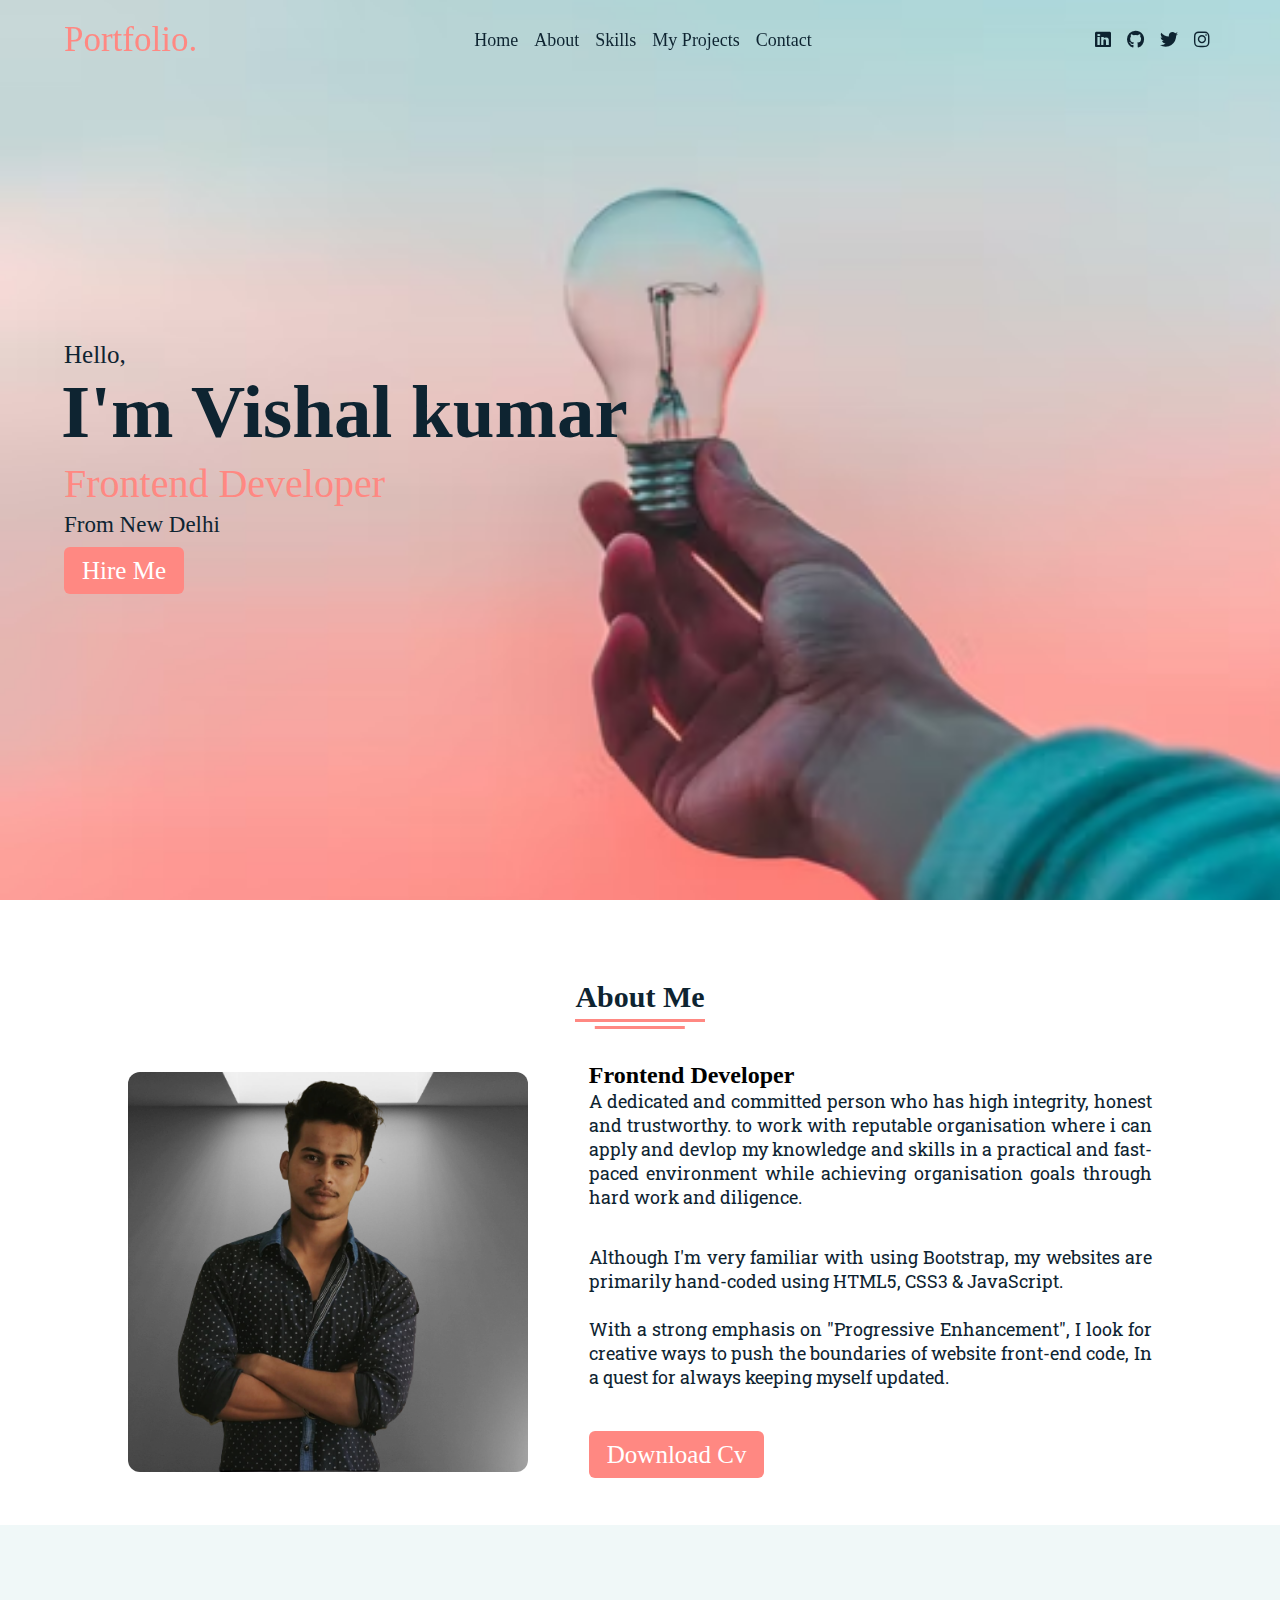
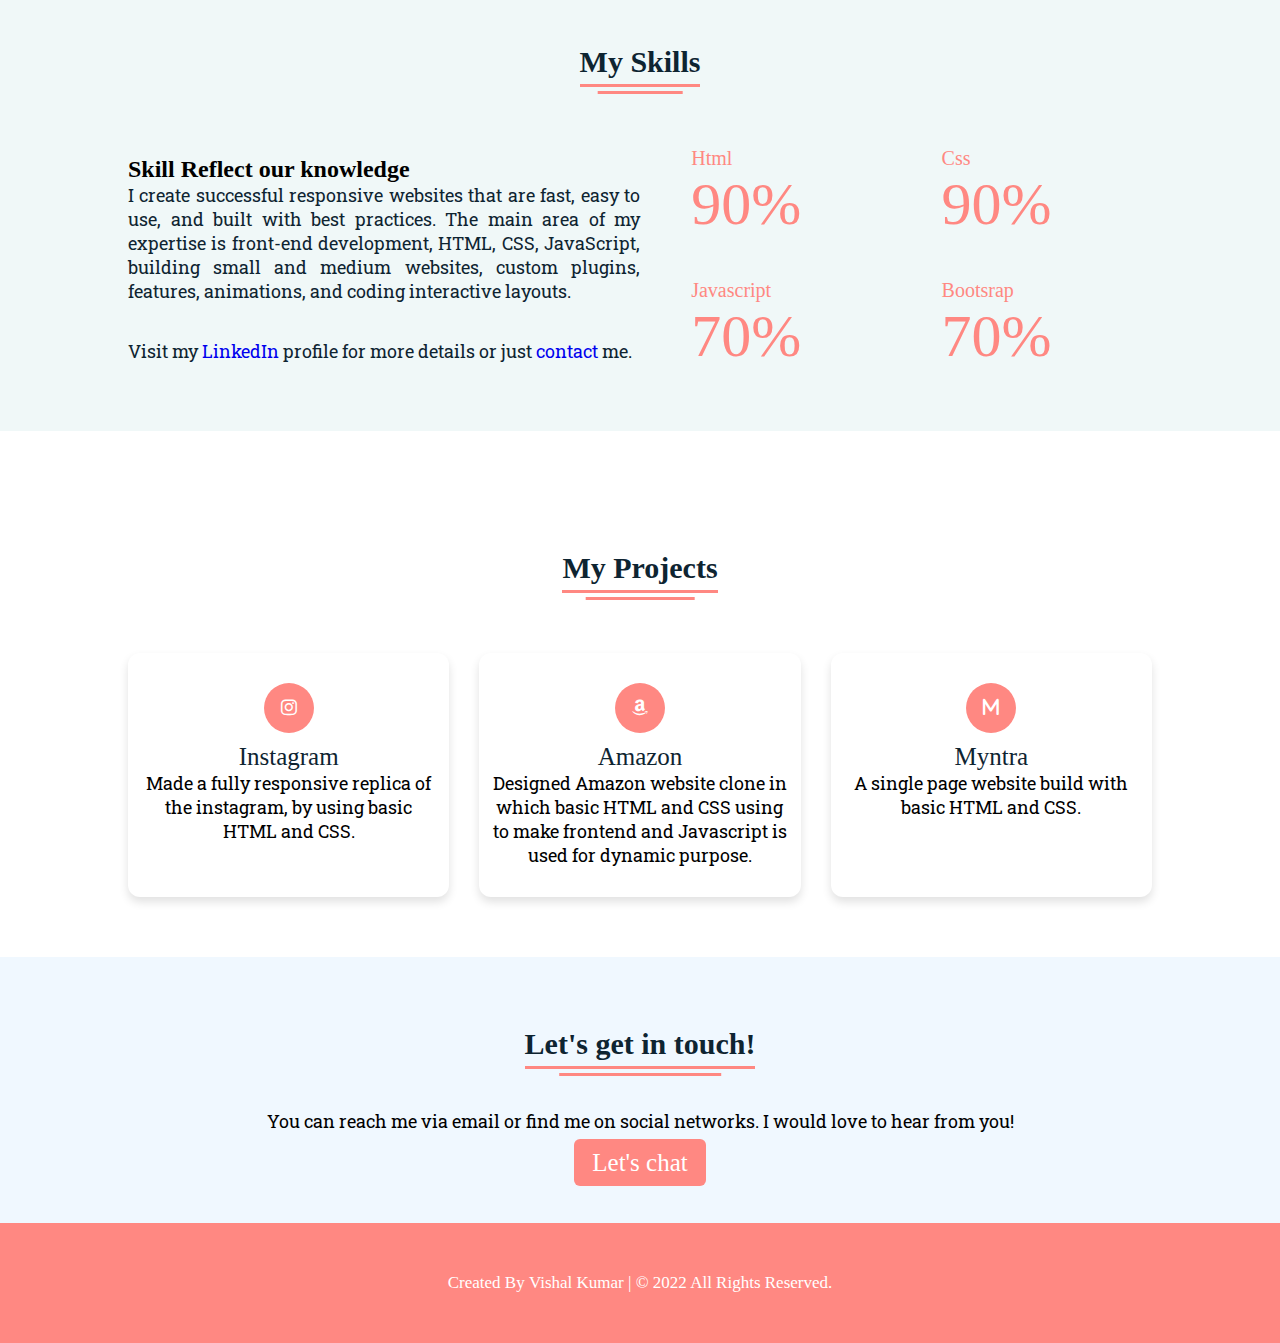
<file: index.html>
<!DOCTYPE html>
<html lang="en">
<head>
    <meta charset="UTF-8">
    <meta http-equiv="X-UA-Compatible" content="IE=edge">
    <meta name="viewport" content="width=device-width, initial-scale=1.0">
    <title>portfolio</title>
    <link rel="stylesheet" href="style.css">
    <link rel="stylesheet" href="https://cdnjs.cloudflare.com/ajax/libs/font-awesome/6.1.1/css/all.min.css">
</head>
<body>
    <!--move to up bottom-->
    <div class="scroll-button">
        <a href="#home"><i class="fas fa-arrow-up"></i></a>
    </div>
    <!--navigation menu-->
    <nav>
        <div class="navbar">
            <div class="logo">
                <a href="#">Portfolio.</a>
            </div>
            <ul class="menu">
                <li><a href="#home">Home</a></li>
                <li><a href="#about">About</a></li>
                <li><a href="#skills">Skills</a></li>
                <li><a href="#projects">My Projects</a></li>
                <li><a href="#contact">Contact</a></li>
                <div class="cancel-btn">
                    <i class="fas fa-times"></i>
                </div>
            </ul>
            <div class="media-icons">
                <a href="https://www.linkedin.com/in/vishal-kumar-962296205" target="_blank"><i class="fa-brands fa-linkedin" ></i></a>
                <a href="https://github.com/Vishalkumar738"><i class="fa-brands fa-github"></i></a>
                <a href="https://twitter.com/VishalK83299997" target="_blank"><i class="fab fa-twitter"></i></a>
                <a href="https://www.instagram.com/mr_vishal_officials/" target="_blank"><i class="fab fa-instagram"></i></a>
                
            </div>
        </div>
        <div class="menu-btn">
          <i class="fas fa-bars"></i>
        </div>
    </nav>
    

    <!--home section start-->
    <section class="home" id="home">
        <div class="home-content">
            <div class="text">
                <div class="text-one">
                    Hello,
                </div>
                <div class="text-two"> I'm Vishal kumar</div>
                <div class="text-three"> Frontend Developer</div>
                <div class="text-four"> From New Delhi</div>
            </div>
            <div class="button">
                <a href = "mailto: mrvishalkumar738@gmail.com">Hire Me</a>
            </div>
        </div>
        
    </section>
    <!--about section-->
    <section class="about" id="about">
        <div class="content">
            <div class="title"><span>About Me</span></div>
            <div class="about-details">
                <div class="left">
                    <img src="image/img-1.png"  alt="">
                </div>
                <div class="right">
                    <div class="topic"><h2>Frontend Developer</h2></div>
                    <p>A dedicated and committed person who has high integrity, honest and trustworthy. to work with reputable organisation where i can apply and devlop my knowledge and skills in a practical and fast-paced environment while achieving organisation goals through hard work and diligence.
                    </p>
                    <br><br>
                    <p>
                        Although I'm very familiar with using Bootstrap, my websites are 
                        primarily hand-coded using HTML5, CSS3 & JavaScript.
                        <br><br>
   
                     With a strong emphasis on "Progressive Enhancement", I look for creative ways to push the boundaries of website front-end code,
                     In a quest for always keeping myself updated.</p>
                     <br><br>
                    <div class="button">
                        <a download="download" href="Vishal cv2.1.pdf">Download Cv</a>
                    </div>
                </div>
            </div>
        </div>
    </section>
    <!--my skills-->
    <section class="skills" id="skills">
        <div class="content">
            <div class="title"><span>My Skills</span></div>
            <div class="skills-details">
                <div class="text">
                    <div class="topic"><h2>Skill Reflect our knowledge</h2></div>
                    <p>
                        I create successful responsive websites that are fast, easy to use, and built with best practices. The main area of my expertise is front-end development, HTML, CSS, JavaScript, building small and medium websites, custom plugins, features, animations, and coding interactive layouts.</p>
                        <br><br>
                        <p>Visit my <a href="https://www.linkedin.com/in/vishal-kumar-962296205">LinkedIn</a> profile for more details or just <a href="#contact">contact</a> me.</p>
                    <div class="experience">
                        <!-- <div class="num"></div> -->
                        <!-- <div class="exp"><br>Fresher</div> -->
                    </div>
                </div>
                <div class="boxes">
                    <div class="box">
                        <div class="topic">Html</div>
                        <div class="per">90%</div>
                    </div>
                    <div class="box">
                        <div class="topic">Css</div>
                        <div class="per">90%</div>
                    </div>
                    <div class="box">
                        <div class="topic">Javascript</div>
                        <div class="per">70%</div>
                    </div>
                    <div class="box">
                        <div class="topic">Bootsrap</div>
                        <div class="per">70%</div>
                    </div>
                </div>
            </div>
        </div>
    </section>

    <!--my projects-->
    <section class="projects" id="projects">
        <div class="content">
            <div class="title">
                <span>My Projects</span>
            </div>
            <div class="boxes">
                <div class="box">
                    <div class="icon">
                        <i class="fab fa-instagram"></i>
                    </div>
                    <div class="topic"><a href="instagram/index.html" target="_blank">Instagram</a></div>
                    <p> Made a fully responsive replica of the instagram, by using basic HTML and CSS.</p>
                </div>
                <div class="box">
                    <div class="icon">
                        <i class="fa-brands fa-amazon"></i>
                    </div>
                    <div class="topic"><a href="Amazone/index.html" target="_blank">Amazon</a></div>
                    <p>Designed Amazon website clone in which basic HTML and CSS using to make frontend and Javascript is used for dynamic purpose.</p>
                </div>
                <div class="box">
                    <div class="icon">
                        <i class="fa-solid fa-m"></i>
                    </div>
                    <div class="topic"><a href="myntra/index.html" target="_blank">Myntra</a></div>
                    <p>A single page website build with basic HTML and CSS.</p>
                </div>
                <!-- <div class="box">
                    <div class="icon">
                        <i class="fab fa-wordpress"></i>
                    </div>
                    <div class="topic">wordpress Design</div>
                    <p>Lorem ipsum dolor sit amet, consectetur adipisicing elit. Maiores, repellat? Assumenda, praesentium natus, laboriosam cupiditate, nisi eos quae culpa qui sapiente iste perspiciatis! Iusto assumenda, sed quas vitae at ut.</p>
                </div> -->
                <!-- <div class="box">
                    <div class="icon">
                        <i class="fas fa-quidditcch"></i>
                    </div>
                    <div class="topic">Ui/ux Design</div>
                    <p>Lorem ipsum dolor sit amet, consectetur adipisicing elit. Maiores, repellat? Assumenda, praesentium natus, laboriosam cupiditate, nisi eos quae culpa qui sapiente iste perspiciatis! Iusto assumenda, sed quas vitae at ut.</p>
                </div> -->
                <!-- <div class="box">
                    <div class="icon">
                        <i class="fas fa-tablet-alt"></i>
                    </div>
                    <div class="topic">App Devlopment</div>
                    <p>Lorem ipsum dolor sit amet, consectetur adipisicing elit. Maiores, repellat? Assumenda, praesentium natus, laboriosam cupiditate, nisi eos quae culpa qui sapiente iste perspiciatis! Iusto assumenda, sed quas vitae at ut.</p>
                </div> -->
            </div>
        </div>
    </section>

    <!--Contact-->

    <section class="contact" id="contact">
         <div class="content">
            <div class="title"><span>Let's get in touch!</span></div>
            <div class="text">
                <!-- <div class="topic">Have any project ?</div> -->
                <p>You can reach me via email or find me on social networks.
                    I would love to hear from you!</p>
                <div class="button">
                    <a href="https://wa.me/919084771732?text=Hello">Let's chat</a>
                </div>
            </div>
         </div>
    </section>

    <!--footer section-->
    <footer>
        <div class="text">
            <span>Created By <a href="#"> Vishal Kumar</a> | &#169; 2022 All Rights Reserved.</span>
        </div>
    </footer>
    <script src="script.js"></script>
</body>
</html>
</file>
<file: style.css>
@import url('https://fonts.googleapis.com/css2?family=Roboto+Slab&display=swap');

*{
    margin: 0;
    padding: 0;
    box-sizing: border-box;
    scroll-behavior: smooth;
    text-decoration: none;
}
:root{
    --primary-color:#ff8882;
    --black-color :#0E2431;
    --white-color :#fff;
}
p{
    font-size: 18px;
    font-family: 'Roboto Slab', serif;

    
}

/* custom scroll bar */
::-webkit-scrollbar{
    width: 10px;
}
::-webkit-scrollbar-track{
    background: #f1f1f1;
}
::-webkit-scrollbar-thumb{
    background: var(--primary-color);
    border-radius: 12px;
    transition: all 0.3sec ease;
}
::-webkit-scrollbar-thumb:hover{
    background: var(--primary-color);
}
/*navbar*/
nav{
    position: fixed;
    width: 100%;
    padding: 20px 0;
    z-index: 999;
    transition: all 0.3s ease;
}
nav.sticky{
    background: var(--primary-color);
    padding: 13px 0;
}
nav .navbar{
    width: 90%;
    display: flex;
    justify-content: space-between;
    align-items: center;
    margin: auto;
}
nav .navbar .logo a{
    font-weight: 500;
    font-size: 35px;
    color: var(--primary-color);

}
nav.sticky .navbar .logo a{
    color: var(--white-color);
}
nav .navbar .menu{
    display: flex;
    position: relative;
    
}
nav .navbar .menu li{
    list-style: none;
    margin: 0 8px;
}
nav .navbar .menu a{
   font-size: 18px;
   font-weight: 500;
   color: var(--black-color);
   padding: 6px 0;
   transition: all 0.4s ease;
}
.navbar .menu a:hover{
    color: var(--primary-color);
}
nav.sticky .menu a{
    color: var(--white-color);
}
.nav.sticky .menu a:hover{
    color: var(--black-color);
}

.navbar .media-icons a{
    color:var(--black-color);
    font-size: 18px;
    margin: 0 6px;
}
nav.sticky .media-icons a{
    color: var(--white-color);
}

/*side navigation menu buttom css*/

nav .menu-btn,
.navbar .menu .cancel-btn{
    position: absolute;
    color: var(--white-color);
    right: 30px;
    top: 20px;
    font-size: 20px;
    cursor: pointer;
    transition: 0.3s ease;
    display: none;
}
nav .menu-btn{
    color: var(--primary-color);

}
nav.sticky .menu-btn{
    color: var(--white-color);
}
.navbar .menu .menu-btn{
    color: var(--white-color);
}

/*home section */
.home{
    height: 100vh;
    width: 100%;
    background: url("image/pic-2.avif") no-repeat;
    background-size: cover;
    background-position: center center;
    background-attachment: fixed;
}
.home .home-content{
    width: 90%;
    height: 100%;
    margin: auto;
    display: flex;
    flex-direction: column;
    justify-content: center;
}
.home .text-one{
    font-size: 25px;
    color: var(--black-color);
}
.home .text-two{
    color: var(--black-color);
    font-size: 75px;
    font-weight: 600;
    margin-left: -3px;
}
.home .text-three{
    font-size: 40px;
    margin: 5px 0;
    color: var(--primary-color);
}
.home .text-four{
    font-size: 23px;
    margin: 5px 0;
    color: var(--black-color);
}
.home .button{
    margin: 14px 0;
}
.home .button button{
    outline: none;
    /* padding: 8px 16px; */
    border-radius: 6px;
    font-size: 25px;
    font-weight: 400;
    background-color: var(--primary-color);
    color: var(--white-color);
    cursor: pointer;
    border: 2px solid transparent;
    transition: all 0.4s ease;
}
.home .button  a{
    outline: none;
    padding: 8px 16px;
    border-radius: 6px;
    font-size: 25px;
    font-weight: 400;
    background-color: var(--primary-color);
    color: var(--white-color);
    cursor: pointer;
    border: 2px solid transparent;
    transition: all 0.4s ease;
}
.home .button button:hover{
    border-color: var(--primary-color);
    background-color: var(--white-color);
    color: var(--primary-color);
}
.home .button a:hover{
    border-color: var(--primary-color);
    background-color: var(--white-color);
    color: var(--primary-color);
}

/* About section*/

section{
    padding-top: 40px;

}
section .content{
    width: 80%;
    margin: 40px auto;
    /* font-family: ; */
}
section .title{
    display: flex;
    justify-content: center;
    margin-bottom: 40px;
}
section .title span{
    color: var(--black-color);
    font-size: 30px;
    font-weight: 600;
    position: relative;
    padding-bottom: 8px;
}
section .title span::before,
section .title span::after{
    content:'';
    position: absolute;
    height: 3px;
    width: 100%;
    background: var(--primary-color);
    left: 0;
    bottom: 0;
}
section .title span::after{
    bottom: -7px;
    width: 70%;
    left: 50%;
    transform: translateX(-50%);
}

.about .about-details{
    display: flex;
    justify-content: space-between;
    align-items: center;
}
.about .about-details .left{
    width: 45%;
}
.about .left img{
    height: 400px;
    width: 400px;
    object-fit: cover;
    border-radius: 12px;
}
.about .about-details .right{
    width: 55%;
}
section .topic a{
    color: var(--black-color);
    font-size: 25px;
    font-weight: 500;
    margin-bottom: 10px;
}
section .topic a:hover{
    color: var(--white-color);
}

.about-details .right p{
    text-align: justify;
    color: var(--black-color);
}
section .button{
    margin :16px 0;
}
section .button a{
    outline: none;
    padding: 8px 16px;
    border-radius: 4px;
    font-size: 25px;
    font-weight: 400;
    background: var(--primary-color);
    color: var(--white-color);
    border: 2px solid transparent;
    cursor: pointer;
    transition: all 0.4s ease;
}

section .button a:hover{
    border-color: var(--primary-color);
    background-color: var(--white-color);
    color: var(--primary-color);
}
/*my skills */

.skills{
    background:#f0f8f8;
}
.skills .content{
    padding: 40px 0;
}
.skills .skills-details{
    display: flex;
    justify-content: space-between;
    align-items: center;
}
.skills-details .text{
    width: 50%;
}

.skills-details p{
    color: var(--black-color);
    text-align: justify;
}
.skills .skills-details .experience{
    display: flex;
    align-items: center;
    margin: 0 10px;
}
.skills-details .experience .num{
    color: var(--black-color);
    font-size: 80px;
}
.skills-details .experience .exp{
    color: var(--black-color);
    margin-left: 20px;
    font-size: 18px;
    font-weight: 500;
    margin: 0 6px;
}
.skills-details .boxes{
    width: 45%;
    display: flex;
    flex-wrap: wrap;
    justify-content: space-between;
}
.skills-details .box{
    width: calc(100% / 2 - 20px);
    margin: 20px 0;
}
.skills-details .boxes .topic{
    font-size: 20px;
    color: var(--primary-color);

}
.skills-details .boxes .per{
    font-size: 60px;
    color: var(--primary-color);
}

/* projects*/

.projects .boxes{
    display: flex;
    flex-wrap: wrap;
    justify-content: space-between;
}
.projects .boxes .box{
    margin: 20px 0;
    width: calc(100% / 3 - 20px);
    text-align: center;
    border-radius: 12px;
    padding: 30px 10px;
    box-shadow: 0 5px 10px rgba(0,0,0,0.12);
    cursor: default;
    transition: all 0.4s ease;
}
.projects .boxes .box:hover{
    background: var(--primary-color);
    color: var(--white-color);
}
.projects .boxes .box .icon{
    height: 50px;
    width: 50px;
    background: var(--primary-color);
    border-radius: 50px;
    text-align: center;
    line-height: 50px;
    font-size: 18px;
    color: var(--white-color);
    margin: 0 auto 10px auto;
    transition: all 0.4s ease;
}
.boxes .box:hover .icon{
    background: var(--white-color);
    color: var(--primary-color);
}
.projects .boxes .box:hover .topic,
.projects .boxes .box:hover p{
    color: var(--white-color);
    transition: all 0.4s ease;
}
.projects .boxes .box .topic a:hover{
    text-decoration: underline;
}

/*contact*/

.contact{
    background: #f0f8ff;
}
.contact .content{
    margin: 0 auto;
    padding: 30px 0;
}
.contact .text{
    width: 80%;
    text-align: center;
    margin: auto;
}
.content .button  a{
    outline: none;
    padding: 8px 16px;
    border-radius: 6px;
    font-size: 25px;
    font-weight: 400;
    background-color: var(--primary-color);
    color: var(--white-color);
    cursor: pointer;
    border: 2px solid transparent;
    transition: all 0.4s ease;
}
.content .button  a:hover{
    border-color: var(--primary-color);
    background-color: var(--white-color);
    color: var(--primary-color);
}

/* footer*/
footer{
    background: var(--primary-color);
    padding: 50px 0;
    text-align: center;
    /* font-family: ; */
}
footer .text span{
    font-size: 17px;
    font-weight: 400;
    color: var(--white-color);
}
footer .text span a{
    font-weight: 500;
    color: var(--white-color);
}
footer .text span a:hover{
    text-decoration: underline;
}

/*scroll up to bottom*/
.scroll-button a{
    position: fixed;
    bottom: 20px;
    right: 20px;
    color: var(--white-color);
    background: var(--primary-color);
    padding: 10px 12px;
    font-size: 18px;
    border-radius: 6px;
    box-shadow: rgba(0,0,0,0.15);
    display: none;
}

/* media*/

@media (max-width:1190px){
    section .content{
        width: 85%;
    }
}
@media (max-width:1000px){
    .about .about-details{
        justify-content: center;
        flex-direction: column;
    }
    .about .about-details .left{
        display: flex;
        justify-content: center;
        width: 100%;
    }
    .about .about-details .right{
        width: 90%;
        margin: 40px 0;
    }
    .projects .boxes .box{
        margin: 20px 0;
        width: calc(100% / 2 - 20px);
    }
}

@media (max-width:900px){
    .about .left img{
        height: 350px;
        height: 350px;
    }
}
@media (max-width:750px){
    nav .navbar{
        width: 90%;
    }
    nav .navbar .menu{
        position: fixed;
        left: -100%;
        top: 0;
        background: var(--primary-color);
        height: 100vh;
        max-width: 400px;
        width: 100%;
        padding-top: 60px;
        flex-direction: column;
        align-items: center;
        transition: all 0.5s ease;
    }
    .navbar.active .menu{
        left: 0;
    }
    nav .navbar .menu a{
        font-size: 23px;
        display: block;
        color: var(--white-color);
        margin: 10px 0;
    }
    .nav.sticky .menu a:hover{
        color: var(--primary-color);
    }
    nav .navbar .media-icons{
        display: none;
    }
    nav .menu-btn,
    .navbar .menu .cancel-btn{
        display: block;
    }
    .home .text-two{
        font-size: 65px;
    }
    .home .text-three{
        font-size: 35px;
    }
    .skills .skills-details{
        align-items: center;
        justify-content: center;
        flex-direction: column;
    }
    .skills-details .text{
        width: 100%;
        margin-bottom: 50px;
    }
    .skills-details .boxes{
        justify-content: center;
        align-items: center;
        width: 100%;
    }
    .projects .boxes .box{
        margin: 20px;
        width: 100%;
    }

    .comtact .text{
        width: 100%;
    }
}
@media (max-width:500px){
    .home .text-two{
        font-size: 55px;
    }
    .home .text-three{
        font-size: 33px;
    }
    .skills-details .boxes .per{
        font-size: 50px;
        color: var(--primary-color);
    }
}
</file>
